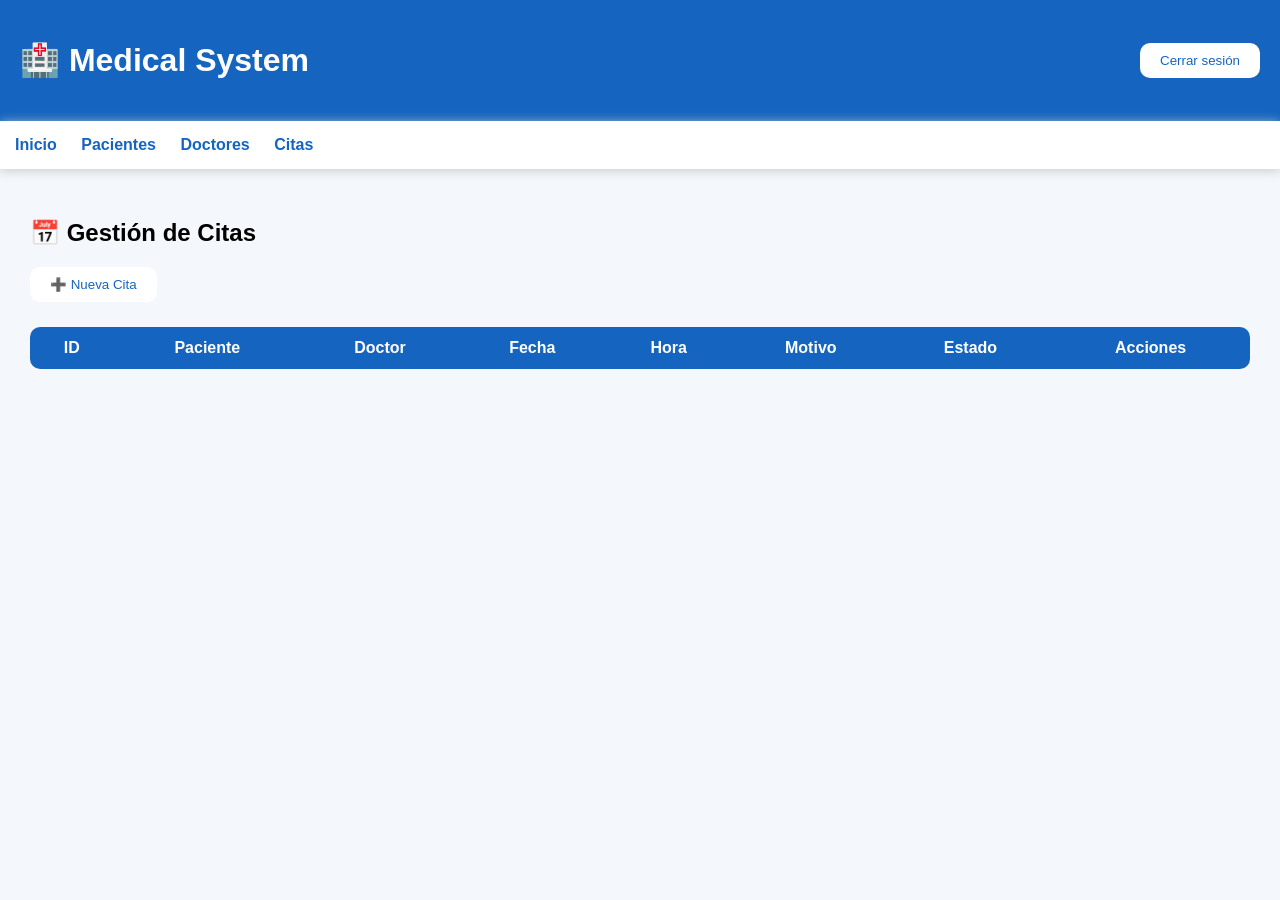
<file: frontend/appointments.html>
<!DOCTYPE html>
<html lang="es">

<head>

<meta charset="UTF-8">
<meta name="viewport" content="width=device-width, initial-scale=1.0">

<title>Citas - Medical System</title>

<link rel="stylesheet" href="css/dashboard.css">

</head>


<body>


<header>

<h1>🏥 Medical System</h1>

<button onclick="cerrarSesion()">
Cerrar sesión
</button>

</header>



<nav>

<a href="dashboard.html">Inicio</a>

<a href="patients.html">Pacientes</a>

<a href="doctors.html">Doctores</a>

<a href="appointments.html">Citas</a>

</nav>



<main>


<h2>
📅 Gestión de Citas
</h2>



<button onclick="mostrarFormulario()">
➕ Nueva Cita
</button>




<div id="formulario" style="display:none;">


<h3>Registrar Cita</h3>


<input type="hidden" id="idCita">



<label>
Paciente
</label>


<select id="paciente_id">

<option value="">
Seleccione paciente
</option>

</select>




<label>
Doctor
</label>


<select id="doctor_id">

<option value="">
Seleccione doctor
</option>

</select>




<label>
Fecha
</label>


<input 
type="date"
id="fecha"
>




<label>
Hora
</label>


<input
type="time"
id="hora"
>




<label>
Motivo
</label>


<input
type="text"
id="motivo"
placeholder="Motivo de consulta"
>




<label>
Estado
</label>


<select id="estado">


<option value="Pendiente">
Pendiente
</option>


<option value="Atendida">
Atendida
</option>


<option value="Cancelada">
Cancelada
</option>


</select>





<button onclick="guardarCita()">
Guardar
</button>


<button onclick="cancelar()">
Cancelar
</button>



</div>






<table>


<thead>


<tr>

<th>ID</th>

<th>Paciente</th>

<th>Doctor</th>

<th>Fecha</th>

<th>Hora</th>

<th>Motivo</th>

<th>Estado</th>

<th>Acciones</th>


</tr>


</thead>




<tbody id="tablaCitas">


</tbody>


</table>




</main>



<script src="js/appointments.js"></script>


</body>

</html>
</file>
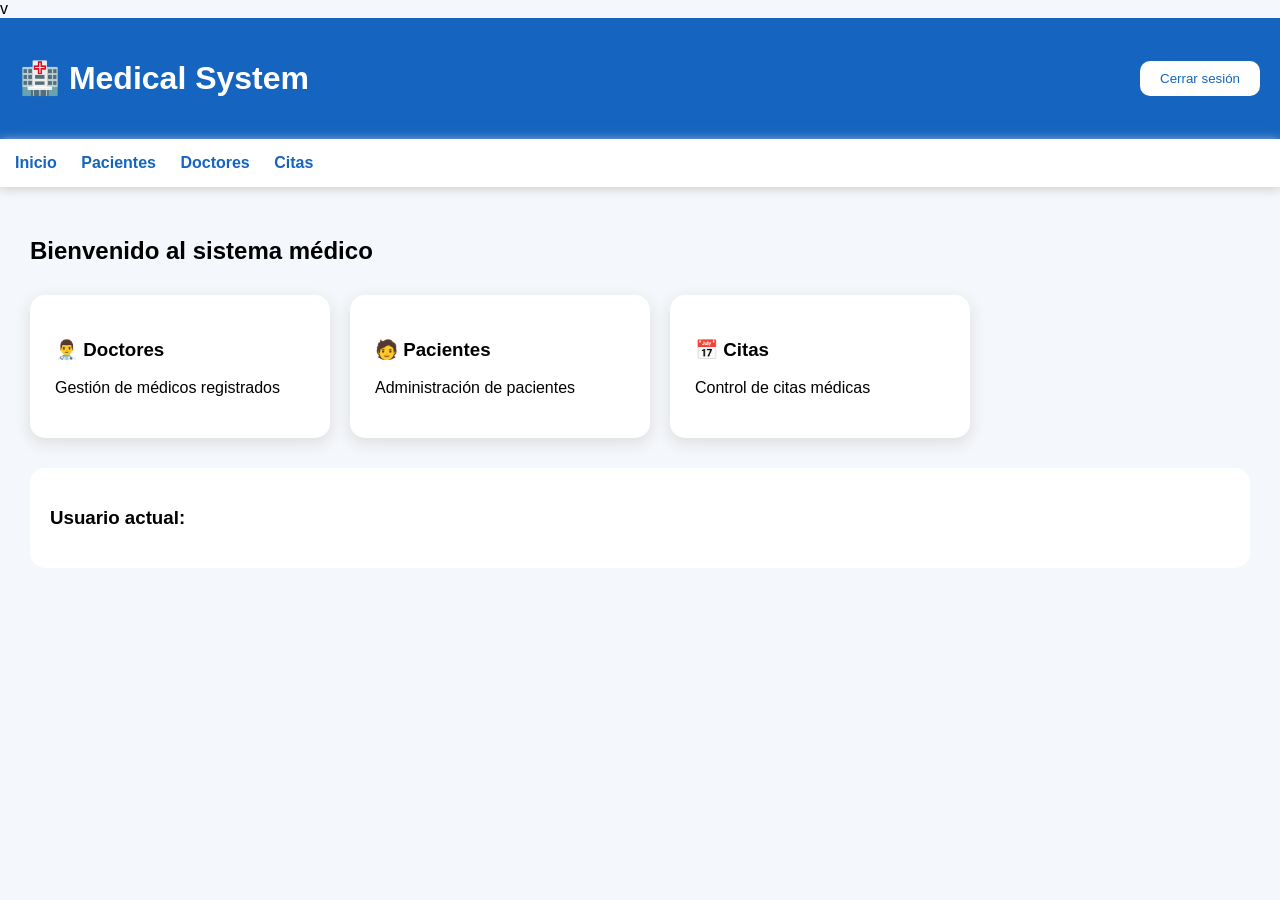
<file: frontend/dashboard.html>
v<!DOCTYPE html>
<html lang="es">

<head>

<meta charset="UTF-8">
<meta name="viewport" content="width=device-width, initial-scale=1.0">

<title>Medical System - Dashboard</title>

<link rel="stylesheet" href="css/dashboard.css">

</head>


<body>


<header>

<h1>🏥 Medical System</h1>

<button onclick="cerrarSesion()">
Cerrar sesión
</button>

</header>



<nav>

<a href="dashboard.html">Inicio</a>

<a href="patients.html">Pacientes</a>

<a href="doctors.html">Doctores</a>

<a href="appointments.html">Citas</a>

</nav>



<main>


<h2>
Bienvenido al sistema médico
</h2>


<div class="cards">


<div class="card">

<h3>👨‍⚕️ Doctores</h3>

<p>
Gestión de médicos registrados
</p>

</div>



<div class="card">

<h3>🧑 Pacientes</h3>

<p>
Administración de pacientes
</p>

</div>



<div class="card">

<h3>📅 Citas</h3>

<p>
Control de citas médicas
</p>

</div>


</div>



<div class="usuario">

<h3>Usuario actual:</h3>

<p id="usuario"></p>

</div>



</main>



<script src="js/dashboard.js"></script>


</body>

</html>
</file>
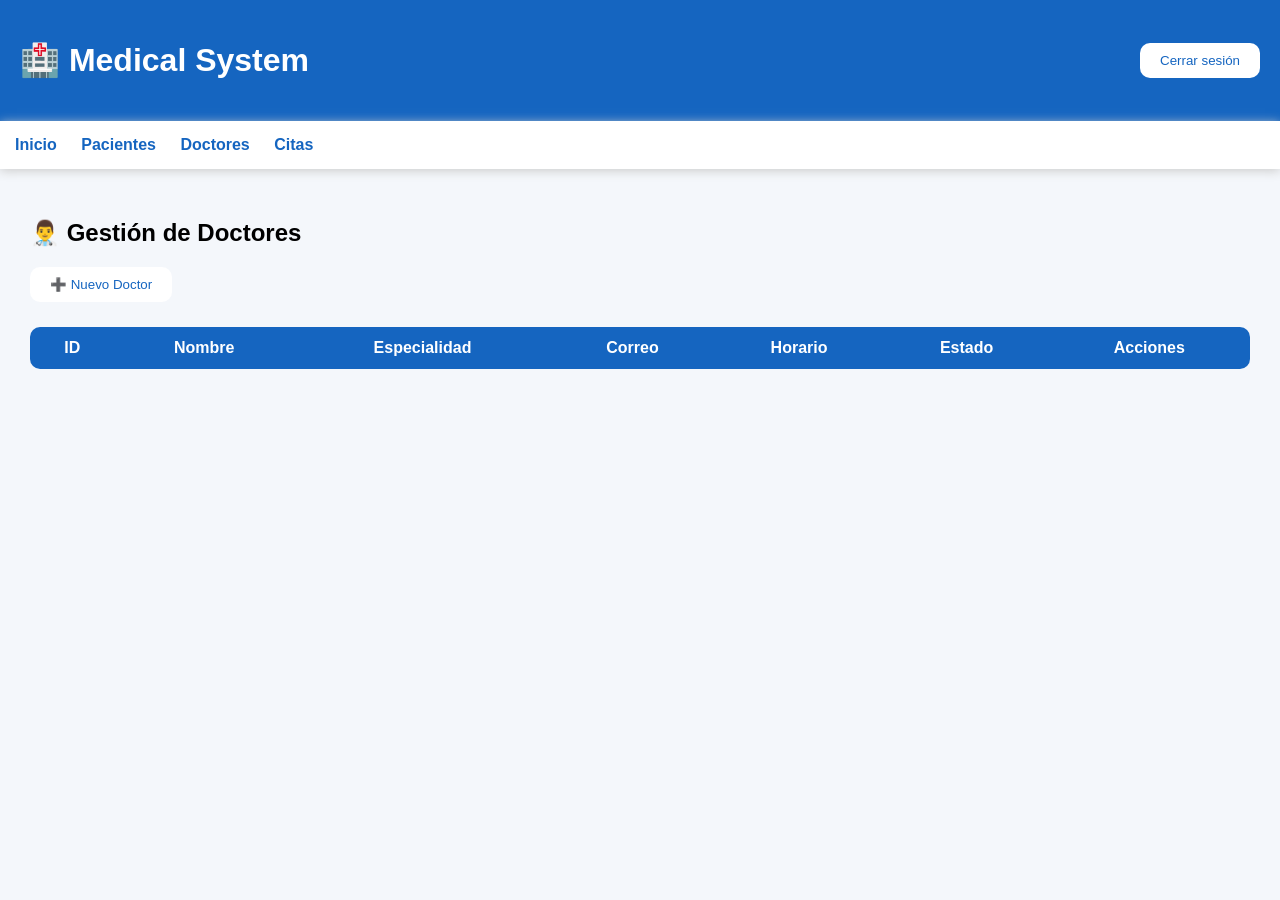
<file: frontend/doctors.html>
<!DOCTYPE html>
<html lang="es">

<head>

<meta charset="UTF-8">
<meta name="viewport" content="width=device-width, initial-scale=1.0">

<title>Doctores - Medical System</title>

<link rel="stylesheet" href="css/dashboard.css">

</head>


<body>


<header>

<h1>🏥 Medical System</h1>

<button onclick="cerrarSesion()">
Cerrar sesión
</button>

</header>



<nav>

<a href="dashboard.html">Inicio</a>

<a href="patients.html">Pacientes</a>

<a href="doctors.html">Doctores</a>

<a href="appointments.html">Citas</a>

</nav>



<main>


<h2>
👨‍⚕️ Gestión de Doctores
</h2>



<button onclick="mostrarFormulario()">
➕ Nuevo Doctor
</button>



<div id="formulario" style="display:none">


<h3>Registrar Doctor</h3>


<input id="idDoctor" type="hidden">


<input id="nombre" placeholder="Nombre">


<input id="especialidad" placeholder="Especialidad">


<input id="correo" placeholder="Correo">


<input id="telefono" placeholder="Teléfono">


<input id="horario" placeholder="Horario">


<input id="estado" placeholder="Estado">


<button onclick="guardarDoctor()">
Guardar
</button>


<button onclick="cancelar()">
Cancelar
</button>


</div>




<table>


<thead>

<tr>

<th>ID</th>
<th>Nombre</th>
<th>Especialidad</th>
<th>Correo</th>
<th>Horario</th>
<th>Estado</th>
<th>Acciones</th>

</tr>


</thead>



<tbody id="tablaDoctores">


</tbody>



</table>



</main>




<script src="js/doctors.js"></script>


</body>

</html>
</file>
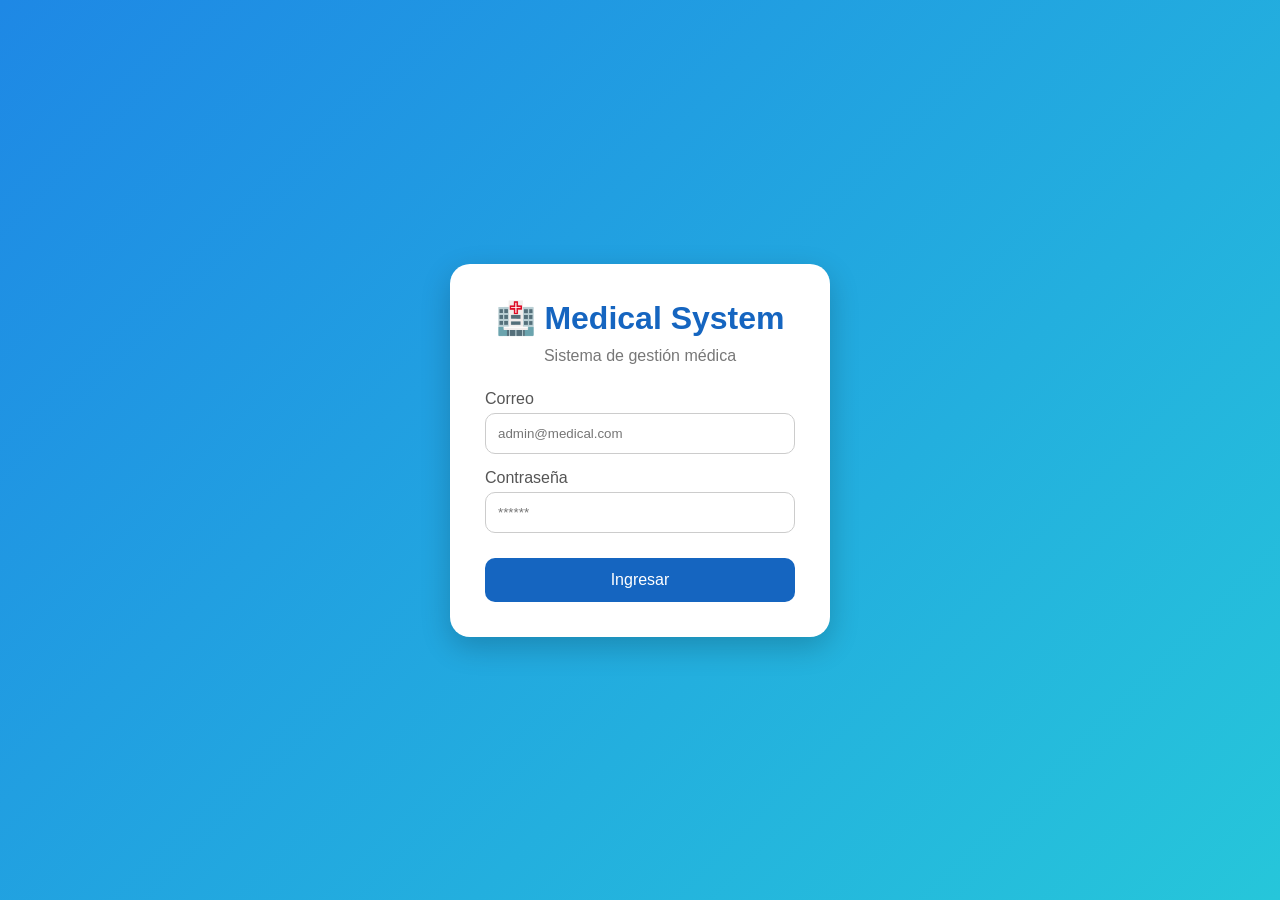
<file: frontend/login.html>
<!DOCTYPE html>
<html lang="es">

<head>

    <meta charset="UTF-8">
    <meta name="viewport" content="width=device-width, initial-scale=1.0">

    <title>Medical System - Login</title>

    <link rel="stylesheet" href="css/style.css">

</head>


<body>


<div class="login-container">


    <div class="login-card">


        <h1>🏥 Medical System</h1>

        <p>
            Sistema de gestión médica
        </p>


        <form id="loginForm">


            <label>
                Correo
            </label>

            <input 
                type="email"
                id="correo"
                placeholder="admin@medical.com"
                required
            >



            <label>
                Contraseña
            </label>

            <input 
                type="password"
                id="password"
                placeholder="******"
                required
            >



            <button type="submit">
                Ingresar
            </button>


        </form>


    </div>


</div>



<script src="js/api.js"></script>
<script src="js/login.js"></script>


</body>

</html>
</file>
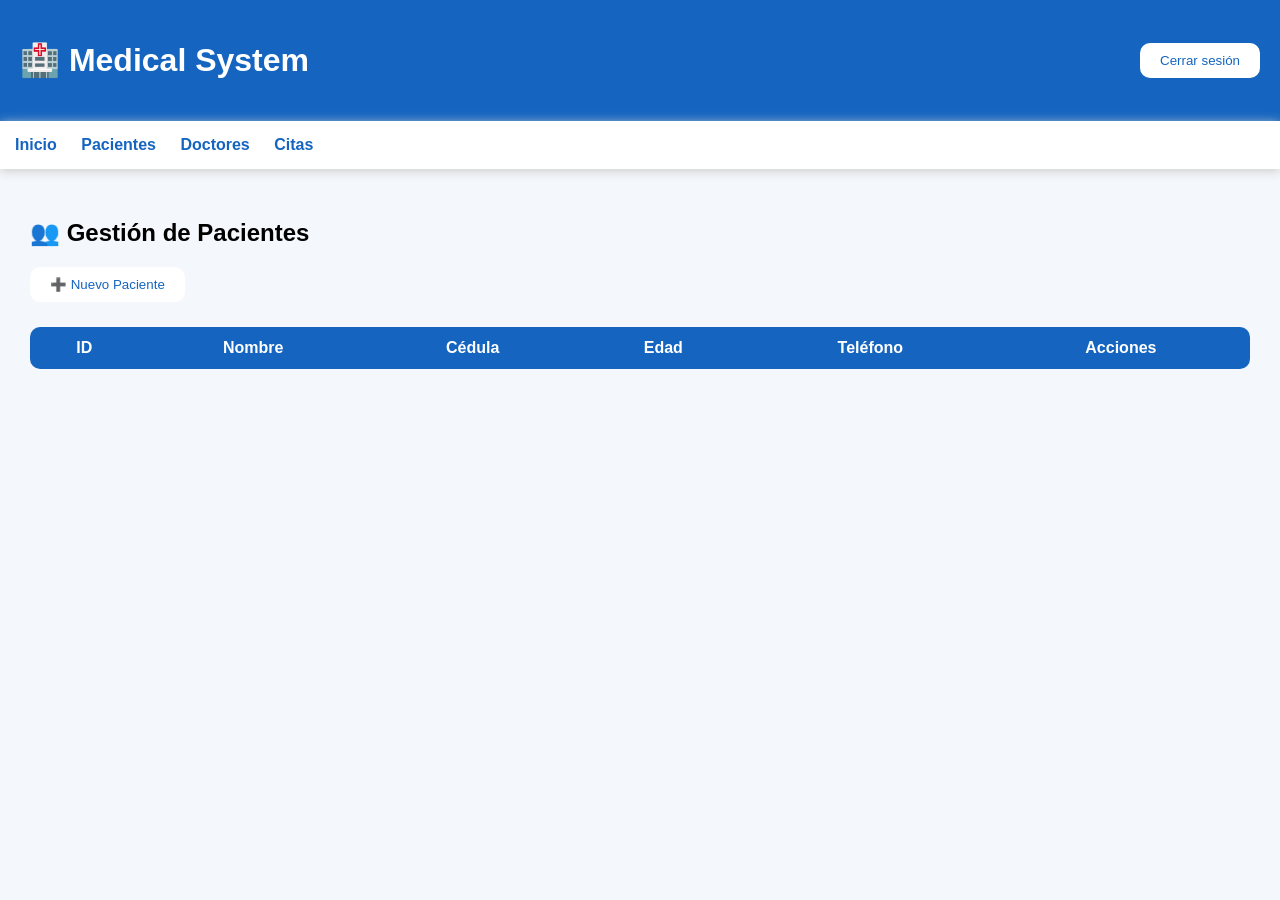
<file: frontend/patients.html>
<!DOCTYPE html>
<html lang="es">

<head>

<meta charset="UTF-8">
<meta name="viewport" content="width=device-width, initial-scale=1.0">

<title>Pacientes - Medical System</title>

<link rel="stylesheet" href="css/dashboard.css">

</head>


<body>


<header>

<h1>🏥 Medical System</h1>

<button onclick="cerrarSesion()">
Cerrar sesión
</button>

</header>



<nav>

<a href="dashboard.html">Inicio</a>

<a href="patients.html">Pacientes</a>

<a href="doctors.html">Doctores</a>

<a href="appointments.html">Citas</a>

</nav>



<main>


<h2>
👥 Gestión de Pacientes
</h2>


<button onclick="mostrarFormulario()">
➕ Nuevo Paciente
</button>



<div id="formulario" style="display:none">


<h3>Registrar Paciente</h3>


<input id="idPaciente" type="hidden">



<input id="nombre" placeholder="Nombre">


<input id="cedula" placeholder="Cédula">


<input id="edad" type="number" placeholder="Edad">


<input id="telefono" placeholder="Teléfono">


<input id="direccion" placeholder="Dirección">


<button onclick="guardarPaciente()">
Guardar
</button>


<button onclick="cancelar()">
Cancelar
</button>


</div>





<table>


<thead>

<tr>

<th>ID</th>
<th>Nombre</th>
<th>Cédula</th>
<th>Edad</th>
<th>Teléfono</th>
<th>Acciones</th>

</tr>

</thead>


<tbody id="tablaPacientes">


</tbody>


</table>


</main>



<script src="js/patients.js"></script>


</body>

</html>
</file>
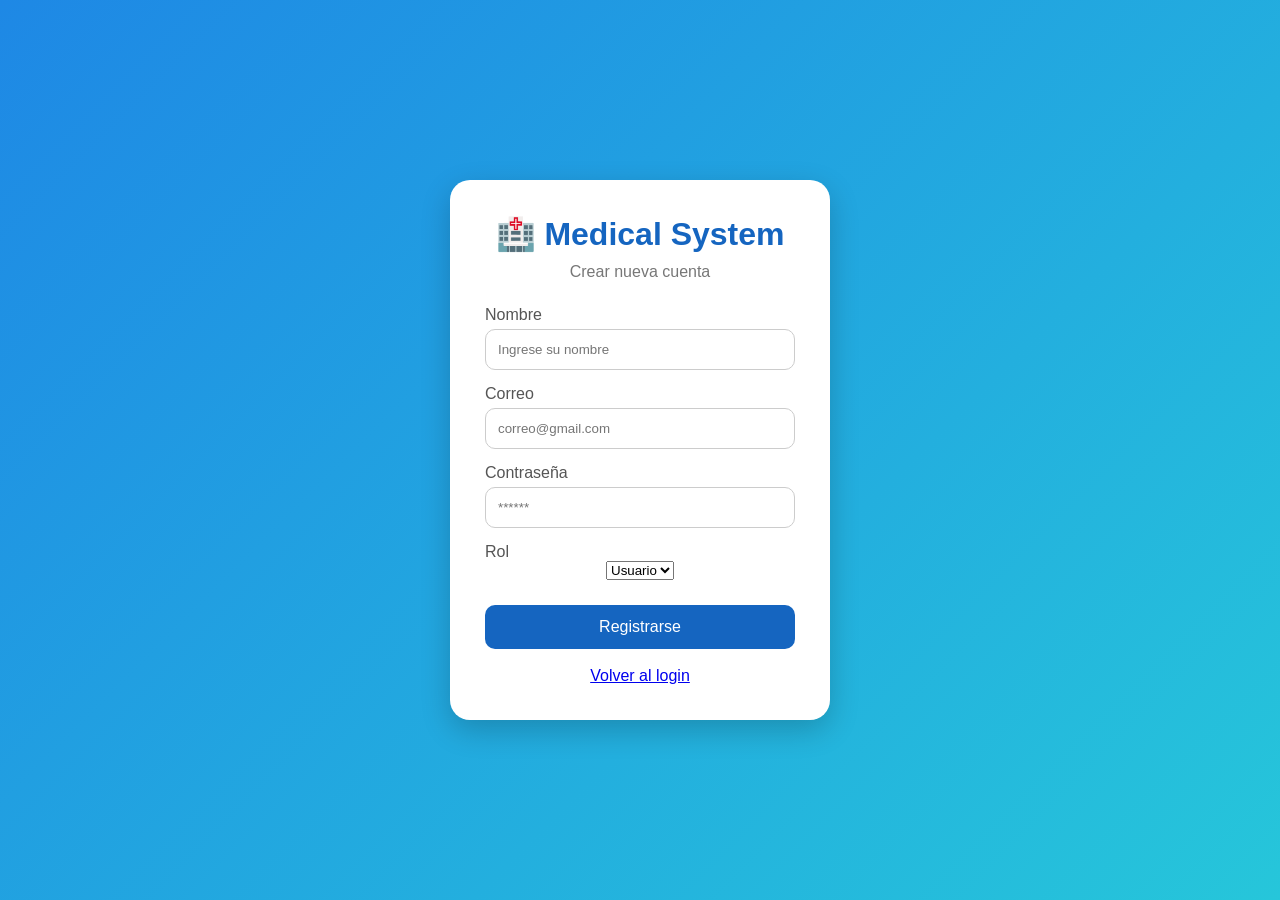
<file: frontend/register.html>
<!DOCTYPE html>
<html lang="es">

<head>

<meta charset="UTF-8">
<meta name="viewport" content="width=device-width, initial-scale=1.0">

<title>Registro - Medical System</title>

<link rel="stylesheet" href="css/style.css">

</head>


<body>


<div class="login-container">


<div class="login-card">


<h1>
🏥 Medical System
</h1>


<p>
Crear nueva cuenta
</p>



<form id="registerForm">


<label>
Nombre
</label>

<input 
type="text"
id="nombre"
placeholder="Ingrese su nombre"
required
>


<label>
Correo
</label>

<input 
type="email"
id="correo"
placeholder="correo@gmail.com"
required
>



<label>
Contraseña
</label>

<input 
type="password"
id="password"
placeholder="******"
required
>



<label>
Rol
</label>

<select id="rol">

<option value="usuario">
Usuario
</option>

<option value="doctor">
Doctor
</option>

</select>



<button type="submit">
Registrarse
</button>


</form>


<br>


<a href="login.html">
Volver al login
</a>


</div>


</div>



<script src="js/api.js"></script>
<script src="js/register.js"></script>


</body>

</html>
</file>
<file: frontend/css/dashboard.css>
body{

margin:0;
font-family:Arial, sans-serif;
background:#f4f7fb;

}


header{

background:#1565c0;
color:white;
padding:20px;
display:flex;
justify-content:space-between;
align-items:center;

}


button{

background:white;
color:#1565c0;
border:none;
padding:10px 20px;
border-radius:10px;
cursor:pointer;

}


nav{

background:white;
padding:15px;
box-shadow:0 2px 10px #ccc;

}


nav a{

margin-right:20px;
text-decoration:none;
color:#1565c0;
font-weight:bold;

}



main{

padding:30px;

}



.cards{

display:flex;
gap:20px;
margin-top:30px;

}



.card{

background:white;
padding:25px;
border-radius:15px;
width:250px;
box-shadow:0 5px 15px #ddd;

}



.usuario{

margin-top:30px;
background:white;
padding:20px;
border-radius:15px;

}
table{

width:100%;
background:white;
border-collapse:collapse;
margin-top:25px;
border-radius:10px;
overflow:hidden;

}


th{

background:#1565c0;
color:white;
padding:12px;

}


td{

padding:12px;
border-bottom:1px solid #ddd;

}
</file>
<file: frontend/css/style.css>
*{
    margin:0;
    padding:0;
    box-sizing:border-box;
    font-family:Arial, sans-serif;
}


body{

    height:100vh;

    background:
    linear-gradient(
        135deg,
        #1e88e5,
        #26c6da
    );

    display:flex;

    justify-content:center;

    align-items:center;

}



.login-container{

    width:100%;

    display:flex;

    justify-content:center;

}



.login-card{


    background:white;

    width:380px;

    padding:35px;

    border-radius:20px;

    box-shadow:
    0 10px 30px rgba(0,0,0,.2);

    text-align:center;

}



.login-card h1{

    color:#1565c0;

    margin-bottom:10px;

}



.login-card p{

    color:#777;

    margin-bottom:25px;

}



label{

    display:block;

    text-align:left;

    margin-top:15px;

    color:#555;

}



input{


    width:100%;

    padding:12px;

    margin-top:5px;

    border-radius:10px;

    border:1px solid #ccc;

}



button{


    width:100%;

    margin-top:25px;

    padding:13px;

    border:none;

    border-radius:10px;

    background:#1565c0;

    color:white;

    font-size:16px;

    cursor:pointer;

}



button:hover{

    background:#0d47a1;

}
</file>
